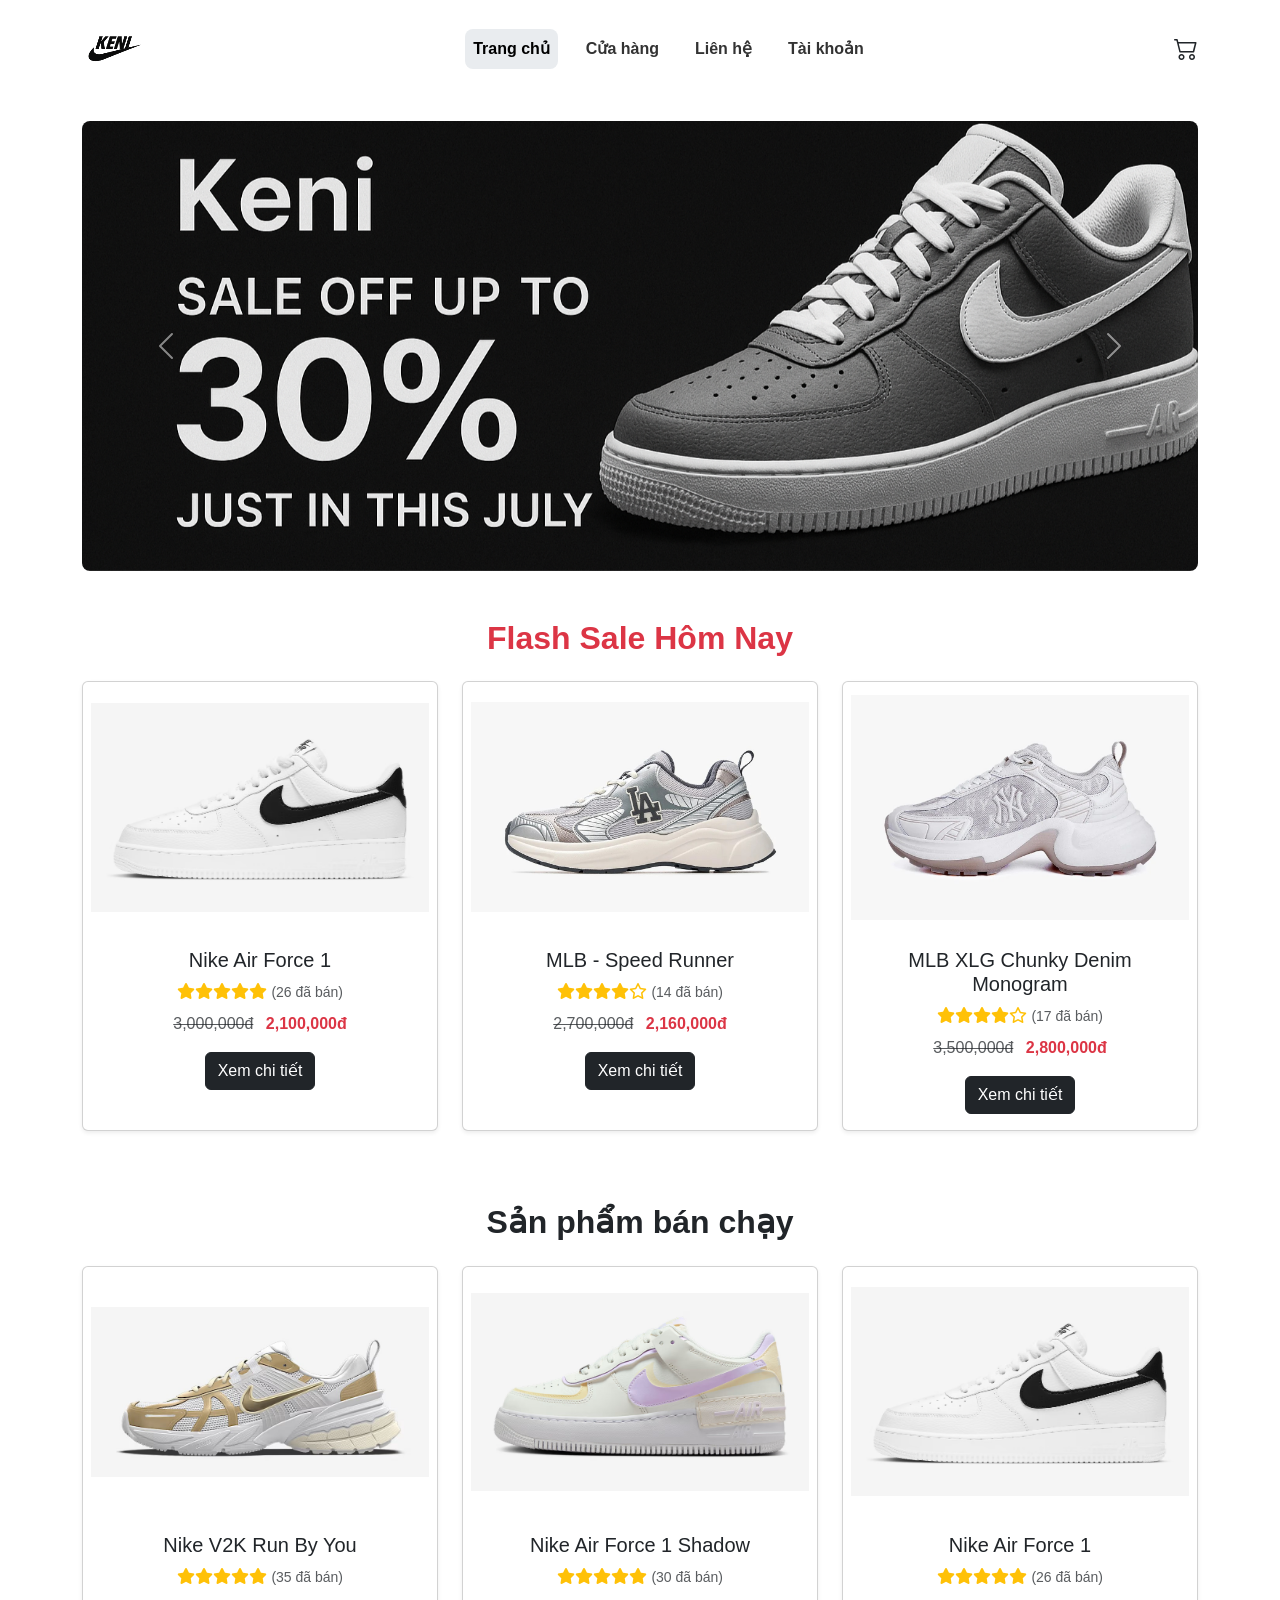
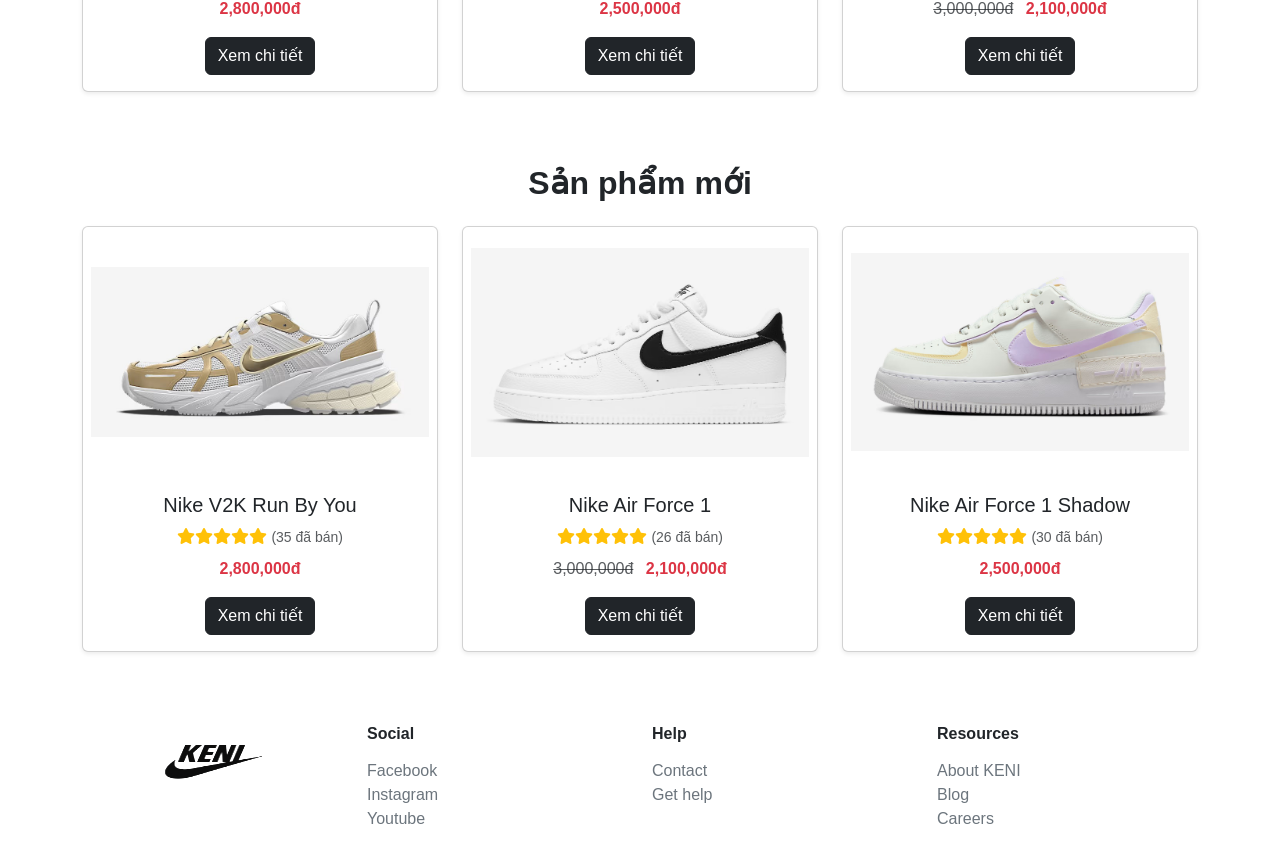
<file: index.html>
<!DOCTYPE html>
<html lang="vi" data-bs-theme="light">

<head>
  <meta charset="utf-8" />
  <meta name="viewport" content="width=device-width, initial-scale=1.0" />
  <title>KENI - Trang chủ</title>
  <link rel="stylesheet" href="assets/bootstrap/css/bootstrap.min.css" />
  <link rel="stylesheet" href="assets/css/bss-overrides.css" />
  <link rel="stylesheet" href="assets/css/animate.min.css" />
  <link rel="stylesheet" href="assets/css/Navbar-Centered-Links-icons.css" />
  <link rel="stylesheet" href="https://cdn.jsdelivr.net/npm/bootstrap@5.3.0/dist/css/bootstrap.min.css" />
  <link rel="stylesheet" href="https://cdnjs.cloudflare.com/ajax/libs/font-awesome/6.4.0/css/all.min.css" />
  <link rel="stylesheet" href="https://cdn.jsdelivr.net/npm/bootstrap-icons@1.10.5/font/bootstrap-icons.css" />
  <link rel="stylesheet" href="assets/css/css/giohang.css" />
</head>

<body>
  <!-- Header -->
  <div class="container" style="max-width: 1200px;">
    <nav class="navbar navbar-expand-md bg-white py-3">
      <div class="container">
        <a class="navbar-brand d-flex align-items-center" href="index.html">
          <img src="assets/img/Logo.png" style="height: 55px; width: 65px; filter: brightness(119%)" />
        </a>
        <button class="navbar-toggler" data-bs-toggle="collapse" data-bs-target="#navcol-1">
          <span class="navbar-toggler-icon"></span>
        </button>
        <div class="collapse navbar-collapse" id="navcol-1">
          <ul class="navbar-nav mx-auto">
            <li class="nav-item"><a class="nav-link active rounded-3" href="index.html" style="background: var(--bs-gray-200);"><strong>Trang chủ</strong></a></li>
            <li class="nav-item"><a class="nav-link" href="Cuahang.html"><strong>Cửa hàng</strong></a></li>
            <li class="nav-item"><a class="nav-link" href="Lienhe.html"><strong>Liên hệ</strong></a></li>
            <li class="nav-item"><a class="nav-link" href="Taikhoan.html"><strong>Tài khoản</strong></a></li>
          </ul>
          <a href="Giohang.html" class="position-relative">
            <i class="bi bi-cart2 fs-4 text-dark"></i>
            <span id="cart-count" class="position-absolute top-0 start-100 translate-middle badge rounded-pill bg-dark">0</span>
          </a>
        </div>
      </div>
    </nav>
  </div>

  <!-- Carousel Banner -->
  <div class="container my-4">
    <div id="mainCarousel" class="carousel slide" data-bs-ride="carousel">
      <div class="carousel-inner rounded-3">
        <div class="carousel-item active">
          <img src="assets/img/banner1.png" class="d-block w-100" style="height: 450px; object-fit: cover;" />
        </div>
        <div class="carousel-item">
          <img src="assets/img/banner2.png" class="d-block w-100" style="height: 450px; object-fit: cover;" />
        </div>
        <div class="carousel-item">
          <img src="assets/img/banner3.png" class="d-block w-100" style="height: 450px; object-fit: cover;" />
        </div>
      </div>
      <button class="carousel-control-prev" type="button" data-bs-target="#mainCarousel" data-bs-slide="prev">
        <span class="carousel-control-prev-icon"></span>
      </button>
      <button class="carousel-control-next" type="button" data-bs-target="#mainCarousel" data-bs-slide="next">
        <span class="carousel-control-next-icon"></span>
      </button>
    </div>
  </div>

  <!-- Flash Sale -->
  <div class="container my-5">
    <h2 class="text-center text-danger fw-bold mb-4">Flash Sale Hôm Nay</h2>
    <div class="row" id="flash-sale-products"></div>
  </div>

  <!-- Trending -->
  <div class="container my-5">
    <h2 class="text-center fw-bold mb-4">Sản phẩm bán chạy</h2>
    <div class="row" id="trending-products"></div>
  </div>

  <!-- New Arrivals -->
  <div class="container my-5">
    <h2 class="text-center fw-bold mb-4">Sản phẩm mới</h2>
    <div class="row" id="new-products"></div>
  </div>

  <!-- Footer -->
  <footer class="footer mt-5">
    <div class="container">
      <div class="row">
        <div class="col-md-3 text-center">
          <img src="assets/img/Logo.png" width="120" height="75" style="filter: brightness(145%)" alt="Logo Keni" />
        </div>
        <div class="col-md-3">
          <h6 class="fw-bold mb-3">Social</h6>
          <ul class="list-unstyled">
            <li><a class="text-decoration-none text-secondary" href="#">Facebook</a></li>
            <li><a class="text-decoration-none text-secondary" href="#">Instagram</a></li>
            <li><a class="text-decoration-none text-secondary" href="#">Youtube</a></li>
          </ul>
        </div>
        <div class="col-md-3">
          <h6 class="fw-bold mb-3">Help</h6>
          <ul class="list-unstyled">
            <li><a class="text-decoration-none text-secondary" href="Lienhe.html">Contact</a></li>
            <li><a class="text-decoration-none text-secondary" href="#">Get help</a></li>
          </ul>
        </div>
        <div class="col-md-3">
          <h6 class="fw-bold mb-3">Resources</h6>
          <ul class="list-unstyled">
            <li><a class="text-decoration-none text-secondary" href="#">About KENI</a></li>
            <li><a class="text-decoration-none text-secondary" href="#">Blog</a></li>
            <li><a class="text-decoration-none text-secondary" href="#">Careers</a></li>
          </ul>
        </div>
      </div>
    </div>
  </footer>

  <!-- Scripts -->
  <script src="assets/bootstrap/js/bootstrap.min.js"></script>
  <script src="assets/js/products.js"></script>
  <script src="assets/js/trangchu.js"></script>
  <script src="assets/js/cartCount.js"></script>
</body>

</html>
</file>
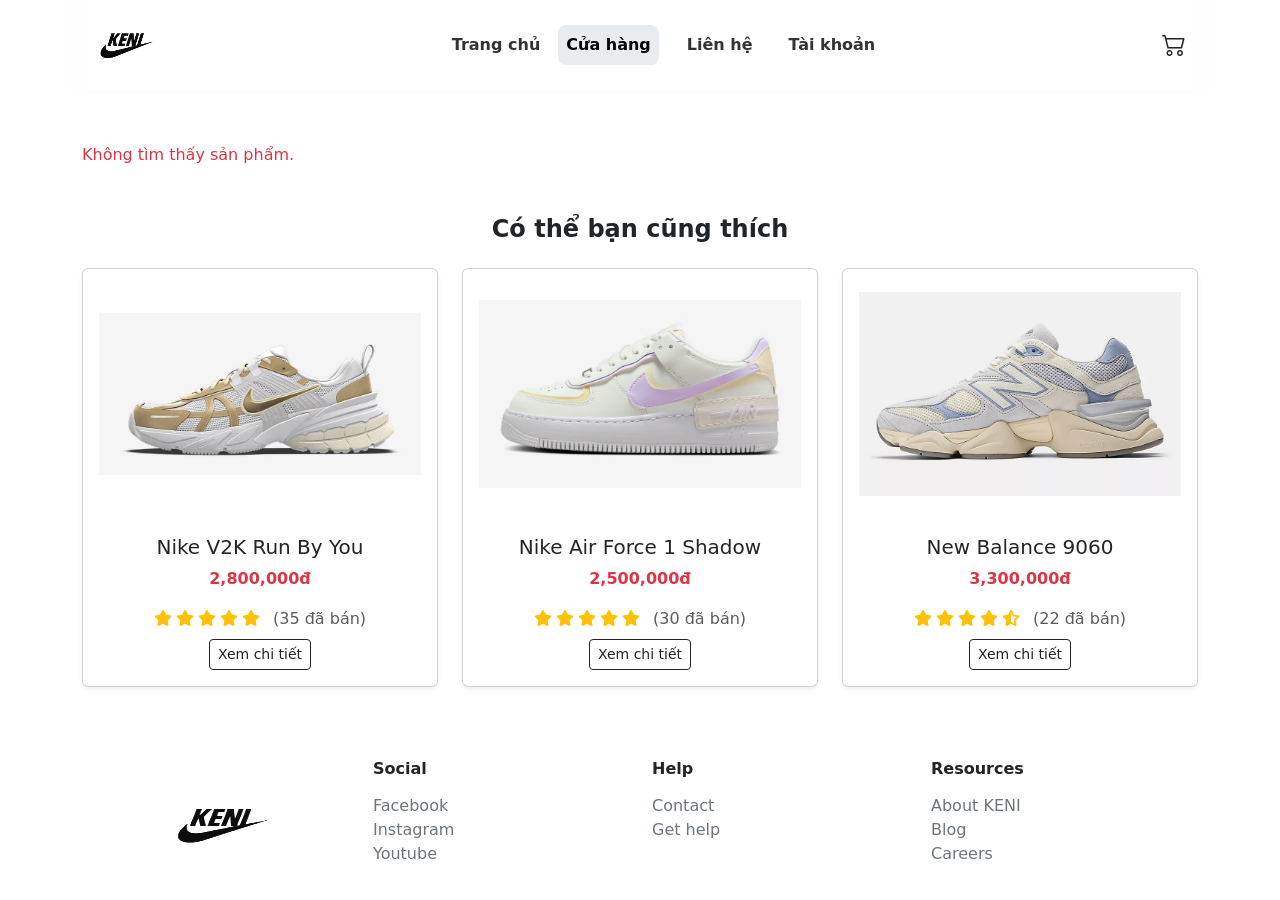
<file: Chitietsanpham.html>
<!DOCTYPE html>
<html data-bs-theme="light" lang="en">

<head>
  <meta charset="utf-8" />
  <meta name="viewport" content="width=device-width, initial-scale=1.0, shrink-to-fit=no" />
  <title>KENI</title>

  <!-- CSS giữ nguyên theo yêu cầu -->
  <link rel="stylesheet" href="assets/bootstrap/css/bootstrap.min.css" />
  <link rel="stylesheet" href="assets/css/bss-overrides.css" />
  <link rel="stylesheet" href="assets/css/animate.min.css" />
  <link rel="stylesheet" href="https://cdn.jsdelivr.net/npm/bootstrap@5.3.0/dist/css/bootstrap.min.css" />
  <link rel="stylesheet" href="https://cdnjs.cloudflare.com/ajax/libs/font-awesome/6.0.0-beta3/css/all.min.css" />
  <link rel="stylesheet" href="https://cdn.jsdelivr.net/npm/bootstrap-icons@1.10.5/font/bootstrap-icons.css" />
  <link rel="stylesheet" href="https://cdnjs.cloudflare.com/ajax/libs/font-awesome/6.4.0/css/all.min.css" />
  <link rel="stylesheet" href="assets/css/css/giohang.css" />
  <link rel="stylesheet" href="assets/css/bootstrap/css/bootstrap.min.css" />
  <link rel="stylesheet" href="assets/css/css/bss-overrides.css" />
  <link rel="stylesheet" href="assets/css/css/animate.min.css" />
  <link rel="stylesheet" href="assets/css/css/Navbar-Centered-Links-icons.css" />
</head>

<body>
  <!-- Toast Container -->
  <div id="toast-container" class="position-fixed top-0 end-0 p-3" style="z-index: 1055;"></div>
  <!-- HEADER -->
  <div class="container" style="width: 1200px; margin-bottom: 5px; height: 95px; background: #fffefe;">
    <nav class="navbar navbar-expand-md bg-body py-3" style="background: #ffffff; height: 90px;">
      <div class="container">
        <a class="navbar-brand d-flex align-items-center" href="index.html">
          <img data-bss-hover-animate="pulse" src="assets/img/Logo.png" width="50" height="40"
            style="height: 55px; background: var(--bs-light); width: 65px; filter: brightness(119%);" />
        </a>
        <button data-bs-toggle="collapse" class="navbar-toggler" data-bs-target="#navcol-1">
          <span class="visually-hidden">Toggle navigation</span>
          <span class="navbar-toggler-icon"></span>
        </button>
        <div class="collapse navbar-collapse" id="navcol-1">
          <ul class="navbar-nav mx-auto">
            <li class="nav-item"><a class="nav-link" data-bss-hover-animate="pulse" href="index.html"
                style="background: #ffffff; margin: 0px; border-radius: 10px;"><strong>Trang chủ</strong></a></li>
            <li class="nav-item"><a class="nav-link active rounded-3" data-bss-hover-animate="pulse"
                href="Cuahang.html" style="background: var(--bs-gray-200);"><strong>Cửa hàng</strong></a></li>
            <li class="nav-item"><a class="nav-link" data-bss-hover-animate="pulse" href="Lienhe.html"
                style="background: var(--bs-white); border-radius: 10px;"><strong>Liên hệ</strong></a></li>
            <li class="nav-item"><a class="nav-link" data-bss-hover-animate="pulse" href="Taikhoan.html"><strong>Tài
                  khoản</strong></a></li>
          </ul>
          <a href="Giohang.html" class="position-relative">
            <i class="bi bi-cart2 fs-4 text-dark"></i>
            <span id="cart-count" class="position-absolute top-0 start-100 translate-middle badge rounded-pill bg-dark">0</span>
          </a>
        </div>
      </div>
    </nav>
  </div>

  <!-- CHI TIẾT SẢN PHẨM -->
  <div class="container my-5" id="product-detail">
    <div class="row">
      <div class="col-md-6">
        <img id="product-image" src="" class="img-fluid rounded border" alt="Sản phẩm" />
      </div>
      <div class="col-md-6">
        <h2 id="product-name" class="fw-bold"></h2>

        <div id="product-rating" class="mb-2"></div>

        <p id="product-price" class="text-danger fs-4 fw-bold"></p>

        <p id="product-description" class="text-muted"></p>

        <div class="mb-3">
          <label for="size-select" class="form-label">Chọn size:</label>
          <select id="size-select" class="form-select w-50"></select>
        </div>

        <div class="mb-3">
          <label for="quantity" class="form-label">Số lượng:</label>
          <input type="number" id="quantity" class="form-control w-25" min="1" value="1" />
        </div>

        <button id="add-to-cart-btn" class="btn btn-dark">
          <i class="fas fa-cart-plus me-2"></i>Thêm vào giỏ
        </button>
      </div>
    </div>
  </div>
  <!-- Gợi ý sản phẩm -->
  <div class="container my-5">
    <h4 class="text-center fw-bold mb-4">Có thể bạn cũng thích</h4>
    <div class="row" id="suggested-products"></div>
  </div>

  <!-- FOOTER -->
  <div class="container" style="margin-top: 0px;">
    <footer class="footer" style="margin-top: 5px;">
      <div class="container">
        <div class="row">
          <div class="col align-content-center">
            <a class="navbar-brand d-flex justify-content-center align-items-center" href="index.html">
              <img class="d-flex" src="assets/img/Logo.png" width="120" height="75"
                style="width: 110px; height: 75px; opacity: 1; filter: blur(0px) brightness(145%); margin: 9px 0px 0px 50px; margin-left: 0px; margin-top: 10px;"
                alt="Logo Keni" />
            </a>
          </div>
          <div class="col-md-3 mb-4 mb-md-0">
            <h6 class="fw-bold mb-3">Social</h6>
            <ul class="list-unstyled">
              <li><a class="text-decoration-none text-secondary" href="#">Facebook</a></li>
              <li><a class="text-decoration-none text-secondary" href="#">Instagram</a></li>
              <li><a class="text-decoration-none text-secondary" href="#">Youtube</a></li>
            </ul>
          </div>
          <div class="col-md-3 mb-4 mb-md-0">
            <h6 class="fw-bold mb-3">Help</h6>
            <ul class="list-unstyled">
              <li><a class="text-decoration-none text-secondary" href="#">Contact</a></li>
              <li><a class="text-decoration-none text-secondary" href="#">Get help</a></li>
            </ul>
          </div>
          <div class="col-md-3">
            <h6 class="fw-bold mb-3">Resources</h6>
            <ul class="list-unstyled">
              <li><a class="text-decoration-none text-secondary" href="#">About KENI</a></li>
              <li><a class="text-decoration-none text-secondary" href="#">Blog</a></li>
              <li><a class="text-decoration-none text-secondary" href="#">Careers</a></li>
            </ul>
          </div>
        </div>
      </div>
    </footer>
  </div>

  <!-- SCRIPT -->
  <script src="assets/bootstrap/js/bootstrap.min.js"></script>
  <script src="assets/js/bs-init.js"></script>
  <script src="https://cdn.jsdelivr.net/npm/@popperjs/core@2.11.7/dist/umd/popper.min.js"></script>
  <script src="https://cdn.jsdelivr.net/npm/bootstrap@5.3.0/dist/js/bootstrap.min.js"></script>

  <!-- Dữ liệu và script -->
  <script src="assets/js/products.js"></script>
  <script src="assets/js/chitietsanpham.js"></script>
  <script src="assets/js/giohang.js"></script>
  <script src="assets/js/cartCount.js"></script>
  <script src="assets/js/toast.js"></script>
</body>

</html>
</file>
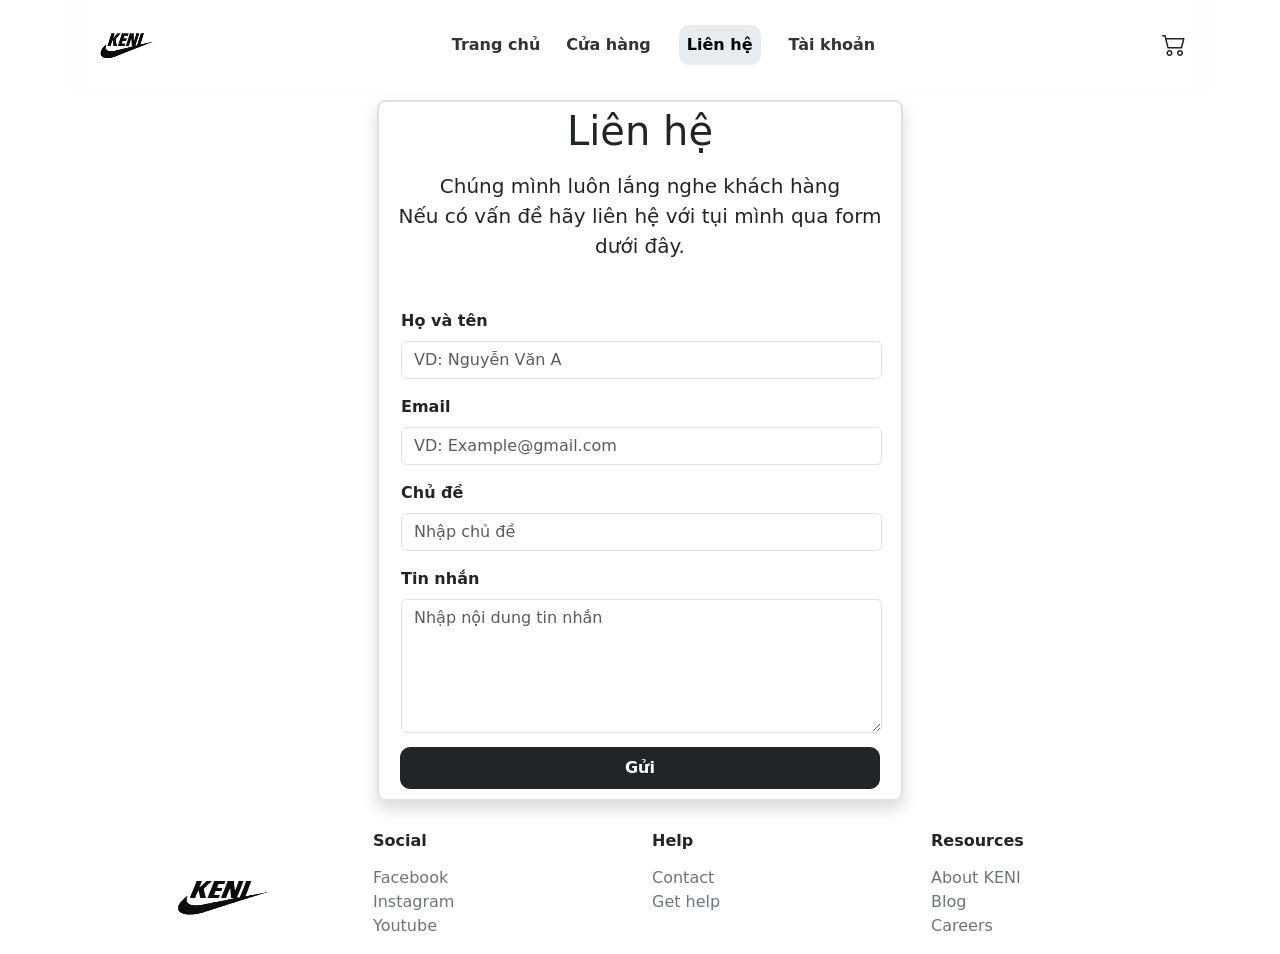
<file: Lienhe.html>
<!DOCTYPE html>
<html data-bs-theme="light" lang="vi">

<head>
    <meta charset="utf-8">
    <meta name="viewport" content="width=device-width, initial-scale=1.0, shrink-to-fit=no">
    <title>Liên hệ</title>
    <link rel="stylesheet" href="assets/bootstrap/css/bootstrap.min.css">
    <link rel="stylesheet" href="assets/css/bss-overrides.css">
    <link rel="stylesheet" href="assets/css/animate.min.css">
    <link rel="stylesheet" href="assets/css/Navbar-Centered-Links-icons.css">
    <link rel="stylesheet" href="https://cdn.jsdelivr.net/npm/bootstrap@5.3.0/dist/css/bootstrap.min.css">
    <link rel="stylesheet" href="https://cdnjs.cloudflare.com/ajax/libs/font-awesome/6.0.0-beta3/css/all.min.css">
    <link rel="stylesheet" href="https://cdn.jsdelivr.net/npm/bootstrap-icons@1.10.5/font/bootstrap-icons.css">
    <link rel="stylesheet" href="https://cdnjs.cloudflare.com/ajax/libs/font-awesome/6.4.0/css/all.min.css">
    <link rel="stylesheet" href="assets/css/css/giohang.css">
    <link rel="stylesheet" href="assets/css/bootstrap/css/bootstrap.min.css">
    <link rel="stylesheet" href="assets/css/css/bss-overrides.css">
    <link rel="stylesheet" href="assets/css/css/animate.min.css">
    <link rel="stylesheet" href="assets/css/css/Navbar-Centered-Links-icons.css">
</head>

<body>
    <div class="container" style="width: 1200px;margin-bottom: 5px;height: 95px;background: #fffefe;">
        <nav class="navbar navbar-expand-md bg-body py-3" style="background: #ffffff;height: 90px;margin-top: 0px;">
            <div class="container"><a class="navbar-brand d-flex align-items-center" href="index.html"><img data-bss-hover-animate="pulse" src="assets/img/Logo.png" width="50" height="40" style="height: 55px;background: var(--bs-light);width: 65px;filter: brightness(119%);"></a><button data-bs-toggle="collapse" class="navbar-toggler" data-bs-target="#navcol-1"><span class="visually-hidden">Toggle navigation</span><span class="navbar-toggler-icon"></span></button>
                <div class="collapse navbar-collapse" id="navcol-1">
                    <ul class="navbar-nav mx-auto">
                        <li class="nav-item"><a class="nav-link" data-bss-hover-animate="pulse" href="index.html" style="background: #ffffff;margin: 0px;border-radius: 10px;"><strong>Trang chủ</strong></a></li>
                        <li class="nav-item"><a class="nav-link rounded-3" data-bss-hover-animate="pulse" href="Cuahang.html" style="background: var(--bs-white);"><strong>Cửa hàng</strong></a></li>
                        <li class="nav-item"><a class="nav-link active" data-bss-hover-animate="pulse" href="Lienhe.html" style="background: var(--bs-gray-200);border-radius: 10px;"><strong>Liên hệ</strong></a></li>
                        <li class="nav-item"><a class="nav-link" data-bss-hover-animate="pulse" href="Taikhoan.html"><strong>Tài khoản</strong></a></li>
                    </ul>
                    <a href="Giohang.html" class="position-relative">
                        <i class="bi bi-cart2 fs-4 text-dark"></i>
                        <span id="cart-count" class="position-absolute top-0 start-100 translate-middle badge rounded-pill bg-dark">0</span>
                    </a>
                </div>
            </div>
        </nav>
    </div>
    <div class="container" style="margin-bottom: 30px;width: 550px;text-align: center;background: #ffffff;">
        <section class="text-center contact-section" style="background: #ffffff;">
            <div class="container border rounded-3 border-2 shadow">
                <h1 class="mb-3" style="margin-top: 5px;">Liên hệ</h1>
                <p class="lead mb-5">Chúng mình luôn lắng nghe khách hàng<br>Nếu có vấn đề hãy liên hệ với tụi mình qua form dưới đây.</p>
                <div class="contact-form-container">
                    <form style="background: #ffffff;text-align: center;">
                        <div class="text-start mb-3"><label class="form-label" for="fullName" style="margin-left: 10px;"><strong>Họ và tên</strong></label><input class="form-control form-control" type="text" id="fullName" placeholder="VD: Nguyễn Văn A" style="width: 480.8px;text-align: left;margin-left: 10px;"></div>
                        <div class="text-start mb-3"><label class="form-label" for="email" style="margin-left: 10px;"><strong>Email</strong></label><input class="form-control form-control" type="email" id="email" placeholder="VD: Example@gmail.com" style="width: 480.8px;margin-left: 10px;"></div>
                        <div class="text-start mb-3"><label class="form-label" for="subject" style="margin-left: 10px;"><strong>Chủ đề</strong></label><input class="form-control form-control" type="text" id="subject" placeholder="Nhập chủ đề" style="width: 480.8px;margin-left: 10px;"></div>
                        <div class="text-start mb-4"><label class="form-label" for="message" style="margin-left: 10px;"><strong>Tin nhắn</strong></label><textarea class="form-control form-control" id="message" placeholder="Nhập nội dung tin nhắn" rows="5" style="width: 480.8px;margin-left: 10px;"></textarea></div><button class="btn btn-dark py-2" data-bss-hover-animate="pulse" type="submit" style="border-radius: 10px;border-width: 0.8px;margin-bottom: 10px;margin-top: -10px;width: 480.1px;"><strong>Gửi</strong></button>
                    </form>
                </div>
            </div>
        </section>
    </div>
    <div class="container" style="margin-top: 0px;">
        <footer class="footer" style="margin-top: 5px;">
            <div class="container">
                <div class="row">
                    <div class="col align-content-center"><a class="navbar-brand d-flex justify-content-center align-items-center" href="index.html"><img class="d-flex" src="assets/img/Logo.png" width="120" height="75" style="width: 110px;height: 75px;opacity: 1;filter: blur(0px) brightness(145%);margin: 9px 0px 0px 50px;margin-left: 0px;margin-top: 10px;" alt="Logo Keni"></a></div>
                    <div class="col-md-3 mb-4 mb-md-0" style="margin-top: 0px;">
                        <h6 class="fw-bold mb-3">Social</h6>
                        <ul class="list-unstyled">
                            <li><a class="text-decoration-none text-secondary" href="#">Facebook</a></li>
                            <li><a class="text-decoration-none text-secondary" href="#">Instagram</a></li>
                            <li><a class="text-decoration-none text-secondary" href="#">Youtube</a></li>
                        </ul>
                    </div>
                    <div class="col-md-3 mb-4 mb-md-0">
                        <h6 class="fw-bold mb-3">Help</h6>
                        <ul class="list-unstyled">
                            <li><a class="text-decoration-none text-secondary" href="#">Contact</a></li>
                            <li><a class="text-decoration-none text-secondary" href="#">Get help</a></li>
                        </ul>
                    </div>
                    <div class="col-md-3">
                        <h6 class="fw-bold mb-3">Resources</h6>
                        <ul class="list-unstyled">
                            <li><a class="text-decoration-none text-secondary" href="#">About KENI</a></li>
                            <li><a class="text-decoration-none text-secondary" href="#">Blog</a></li>
                            <li><a class="text-decoration-none text-secondary" href="#">Careers</a></li>
                        </ul>
                    </div>
                </div>
            </div>
        </footer>
    </div>
    <script src="assets/bootstrap/js/bootstrap.min.js"></script>
    <script src="assets/js/bs-init.js"></script>
    <script src="https://cdn.jsdelivr.net/npm/@popperjs/core@2.11.7/dist/umd/popper.min.js"></script>
    <script src="https://cdn.jsdelivr.net/npm/bootstrap@5.3.0/dist/js/bootstrap.min.js"></script>
    <script src="assets/js/products.js"></script>
    <script src="assets/js/cartCount.js"></script>
    <script src="assets/js/giohang.js"></script>
</body>

</html>
</file>
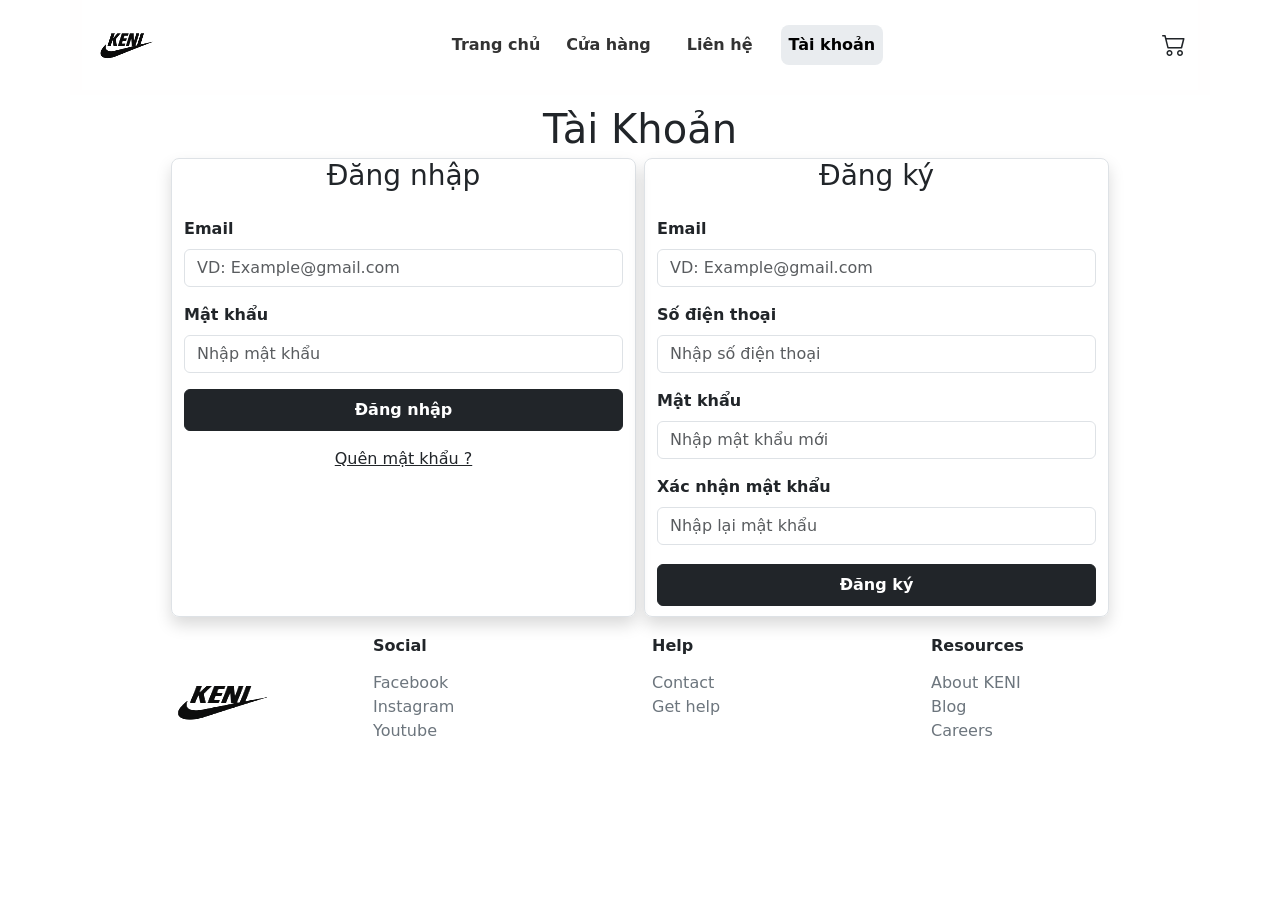
<file: Taikhoan.html>
<!DOCTYPE html>
<html data-bs-theme="light" lang="vi">

<head>
    <meta charset="utf-8">
    <meta name="viewport" content="width=device-width, initial-scale=1.0, shrink-to-fit=no">
    <title>Đăng nhập &amp; Đăng ký</title>
    <link rel="stylesheet" href="assets/bootstrap/css/bootstrap.min.css">
    <link rel="stylesheet" href="assets/css/bss-overrides.css">
    <link rel="stylesheet" href="assets/css/animate.min.css">
    <link rel="stylesheet" href="assets/css/Navbar-Centered-Links-icons.css">
    <link rel="stylesheet" href="https://cdn.jsdelivr.net/npm/bootstrap@5.3.0/dist/css/bootstrap.min.css">
    <link rel="stylesheet" href="https://cdnjs.cloudflare.com/ajax/libs/font-awesome/6.0.0-beta3/css/all.min.css">
    <link rel="stylesheet" href="https://cdn.jsdelivr.net/npm/bootstrap-icons@1.10.5/font/bootstrap-icons.css">
    <link rel="stylesheet" href="https://cdnjs.cloudflare.com/ajax/libs/font-awesome/6.4.0/css/all.min.css">
    <link rel="stylesheet" href="assets/css/css/giohang.css">
    <link rel="stylesheet" href="assets/css/bootstrap/css/bootstrap.min.css">
    <link rel="stylesheet" href="assets/css/css/bss-overrides.css">
    <link rel="stylesheet" href="assets/css/css/animate.min.css">
    <link rel="stylesheet" href="assets/css/css/Navbar-Centered-Links-icons.css">
</head>

<body>
    <div class="container" style="width: 1200px;margin-bottom: 5px;height: 95px;background: #fffefe;">
        <nav class="navbar navbar-expand-md bg-body py-3" style="background: #ffffff;height: 90px;margin-top: 0px;">
            <div class="container"><a class="navbar-brand d-flex align-items-center" href="index.html"><img data-bss-hover-animate="pulse" src="assets/img/Logo.png" width="50" height="40" style="height: 55px;background: var(--bs-light);width: 65px;filter: brightness(119%);"></a><button data-bs-toggle="collapse" class="navbar-toggler" data-bs-target="#navcol-1"><span class="visually-hidden">Toggle navigation</span><span class="navbar-toggler-icon"></span></button>
                <div class="collapse navbar-collapse" id="navcol-1">
                    <ul class="navbar-nav mx-auto">
                        <li class="nav-item"><a class="nav-link" data-bss-hover-animate="pulse" href="index.html" style="background: var(--bs-white);margin: 0px;border-radius: 10px;"><strong>Trang chủ</strong></a></li>
                        <li class="nav-item"><a class="nav-link rounded-3" data-bss-hover-animate="pulse" href="Cuahang.html" style="background: var(--bs-white);"><strong>Cửa hàng</strong></a></li>
                        <li class="nav-item"><a class="nav-link" data-bss-hover-animate="pulse" href="Lienhe.html" style="background: var(--bs-white);border-radius: 10px;"><strong>Liên hệ</strong></a></li>
                        <li class="nav-item"><a class="nav-link active rounded-3" data-bss-hover-animate="pulse" href="Taikhoan.html" style="background: var(--bs-gray-200);"><strong>Tài khoản</strong></a></li>
                    </ul>
                    <a href="Giohang.html" class="position-relative">
                        <i class="bi bi-cart2 fs-4 text-dark"></i>
                        <span id="cart-count" class="position-absolute top-0 start-100 translate-middle badge rounded-pill bg-dark">0</span>
                    </a>
                </div>
            </div>
        </nav>
    </div>
    <div class="container" style="margin-top: 10px;margin-bottom: 10px;">
        <section class="auth-section">
            <div class="container" style="text-align: center;">
                <h1 class="mb-3" style="margin-top: 5px;">Tài Khoản</h1>
                <div class="row justify-content-center g-4" style="margin-top: -15px;margin-bottom: 15px;">
                    <div class="col-md-6 col-lg-5 border rounded-3 border-1 shadow m-1">
                        <div class="auth-form-container">
                            <h2 class="text-center mb-4" style="font-size: 28px;">Đăng nhập</h2>
                            <form>
                                <div class="text-start mb-3"><label class="form-label fw-bold" for="loginEmail">Email</label><input class="form-control form-control" type="email" id="loginEmail" placeholder="VD: Example@gmail.com"></div>
                                <div class="text-start mb-3"><label class="form-label fw-bold" for="loginPassword">Mật khẩu</label><input class="form-control form-control" type="password" id="loginPassword" placeholder="Nhập mật khẩu"></div>
                                <div class="d-grid mb-3"><button class="btn btn-dark py-2" type="submit"><strong>Đăng nhập</strong></button></div>
                                <div class="text-center" style="text-decoration: underline;margin-bottom: 0px;"><a class="text-decoration-none text-dark" href="#" style="text-decoration: underline;background: #ffffff;margin-bottom: 0px;">Quên mật khẩu ?</a></div>
                            </form>
                        </div>
                    </div>
                    <div class="col-md-6 col-lg-5 border rounded-3 border-1 shadow m-1">
                        <div class="auth-form-container">
                            <h2 class="text-center mb-4" style="font-size: 28px;">Đăng ký</h2>
                            <form>
                                <div class="text-start mb-3"><label class="form-label fw-bold" for="registerEmail">Email</label><input class="form-control form-control" type="email" id="registerEmail" placeholder="VD: Example@gmail.com"></div>
                                <div class="text-start mb-3"><label class="form-label fw-bold" for="registerPhone">Số điện thoại</label><input class="form-control form-control" type="tel" id="registerPhone" placeholder="Nhập số điện thoại"></div>
                                <div class="text-start mb-3"><label class="form-label fw-bold" for="registerPassword">Mật khẩu</label><input class="form-control form-control" type="password" id="registerPassword" placeholder="Nhập mật khẩu mới"></div>
                                <div class="text-start mb-4"><label class="form-label fw-bold" for="confirmPassword">Xác nhận mật khẩu</label><input class="form-control form-control" type="password" id="confirmPassword" placeholder="Nhập lại mật khẩu"></div>
                                <div class="d-grid"><button class="btn btn-dark py-2" type="submit" style="margin-top: -5px;margin-bottom: 10px;"><strong>Đăng ký</strong></button></div>
                            </form>
                        </div>
                    </div>
                </div>
            </div>
        </section>
    </div>
    <div class="container" style="margin-top: 0px;">
        <footer class="footer" style="margin-top: 5px;">
            <div class="container">
                <div class="row">
                    <div class="col align-content-center"><a class="navbar-brand d-flex justify-content-center align-items-center" href="index.html"><img class="d-flex" src="assets/img/Logo.png" width="120" height="75" style="width: 110px;height: 75px;opacity: 1;filter: blur(0px) brightness(145%);margin: 9px 0px 0px 50px;margin-left: 0px;margin-top: 10px;" alt="Logo Keni"></a></div>
                    <div class="col-md-3 mb-4 mb-md-0" style="margin-top: 0px;">
                        <h6 class="fw-bold mb-3">Social</h6>
                        <ul class="list-unstyled">
                            <li><a class="text-decoration-none text-secondary" href="#">Facebook</a></li>
                            <li><a class="text-decoration-none text-secondary" href="#">Instagram</a></li>
                            <li><a class="text-decoration-none text-secondary" href="#">Youtube</a></li>
                        </ul>
                    </div>
                    <div class="col-md-3 mb-4 mb-md-0">
                        <h6 class="fw-bold mb-3">Help</h6>
                        <ul class="list-unstyled">
                            <li><a class="text-decoration-none text-secondary" href="#">Contact</a></li>
                            <li><a class="text-decoration-none text-secondary" href="#">Get help</a></li>
                        </ul>
                    </div>
                    <div class="col-md-3">
                        <h6 class="fw-bold mb-3">Resources</h6>
                        <ul class="list-unstyled">
                            <li><a class="text-decoration-none text-secondary" href="#">About KENI</a></li>
                            <li><a class="text-decoration-none text-secondary" href="#">Blog</a></li>
                            <li><a class="text-decoration-none text-secondary" href="#">Careers</a></li>
                        </ul>
                    </div>
                </div>
            </div>
        </footer>
    </div>
    <script src="assets/bootstrap/js/bootstrap.min.js"></script>
    <script src="assets/js/bs-init.js"></script>
    <script src="https://cdn.jsdelivr.net/npm/@popperjs/core@2.11.7/dist/umd/popper.min.js"></script>
    <script src="https://cdn.jsdelivr.net/npm/bootstrap@5.3.0/dist/js/bootstrap.min.js"></script>
    <script src="assets/js/products.js"></script>
    <script src="assets/js/cartCount.js"></script>
    <script src="assets/js/giohang.js"></script>
</body>

</html>
</file>
<file: assets/css/bss-overrides.css>
:root, [data-bs-theme=light] {
  --bs-primary: #030303;
  --bs-primary-rgb: 3,3,3;
  --bs-primary-text-emphasis: #010101;
  --bs-primary-bg-subtle: #CDCDCD;
  --bs-primary-border-subtle: #9A9A9A;
}

.btn-primary {
  --bs-btn-color: #fff;
  --bs-btn-bg: #030303;
  --bs-btn-border-color: #030303;
  --bs-btn-hover-color: #fff;
  --bs-btn-hover-bg: #030303;
  --bs-btn-hover-border-color: #020202;
  --bs-btn-focus-shadow-rgb: 217,217,217;
  --bs-btn-active-color: #fff;
  --bs-btn-active-bg: #020202;
  --bs-btn-active-border-color: #020202;
  --bs-btn-disabled-color: #fff;
  --bs-btn-disabled-bg: #030303;
  --bs-btn-disabled-border-color: #030303;
}

.btn-outline-primary {
  --bs-btn-color: #030303;
  --bs-btn-border-color: #030303;
  --bs-btn-focus-shadow-rgb: 3,3,3;
  --bs-btn-hover-color: #fff;
  --bs-btn-hover-bg: #030303;
  --bs-btn-hover-border-color: #030303;
  --bs-btn-active-color: #fff;
  --bs-btn-active-bg: #030303;
  --bs-btn-active-border-color: #030303;
  --bs-btn-disabled-color: #030303;
  --bs-btn-disabled-bg: transparent;
  --bs-btn-disabled-border-color: #030303;
}
</file>
<file: assets/css/Navbar-Centered-Links-icons.css>
.bs-icon {
  --bs-icon-size: .75rem;
  display: flex;
  flex-shrink: 0;
  justify-content: center;
  align-items: center;
  font-size: var(--bs-icon-size);
  width: calc(var(--bs-icon-size) * 2);
  height: calc(var(--bs-icon-size) * 2);
  color: var(--bs-primary);
}

.bs-icon-xs {
  --bs-icon-size: 1rem;
  width: calc(var(--bs-icon-size) * 1.5);
  height: calc(var(--bs-icon-size) * 1.5);
}

.bs-icon-sm {
  --bs-icon-size: 1rem;
}

.bs-icon-md {
  --bs-icon-size: 1.5rem;
}

.bs-icon-lg {
  --bs-icon-size: 2rem;
}

.bs-icon-xl {
  --bs-icon-size: 2.5rem;
}

.bs-icon.bs-icon-primary {
  color: var(--bs-white);
  background: var(--bs-primary);
}

.bs-icon.bs-icon-primary-light {
  color: var(--bs-primary);
  background: rgba(var(--bs-primary-rgb), .2);
}

.bs-icon.bs-icon-semi-white {
  color: var(--bs-primary);
  background: rgba(255, 255, 255, .5);
}

.bs-icon.bs-icon-rounded {
  border-radius: .5rem;
}

.bs-icon.bs-icon-circle {
  border-radius: 50%;
}
</file>
<file: assets/css/css/giohang.css>
body {
  font-family: 'Segoe UI', sans-serif;
  background-color: #ffffff;
}

.navbar .nav-link {
  color: #333;
  margin: 0 10px;
}

.navbar .nav-link:hover {
  color: #000;
  text-decoration: underline;
}

footer a {
  text-decoration: none;
  color: #555;
}

footer a:hover {
  text-decoration: underline;
}

.table td, .table th {
  vertical-align: middle;
}

input.quantity {
  width: 50px;
}
</file>
<file: assets/css/css/bss-overrides.css>
:root, [data-bs-theme=light] {
  --bs-primary: #030303;
  --bs-primary-rgb: 3,3,3;
  --bs-primary-text-emphasis: #010101;
  --bs-primary-bg-subtle: #CDCDCD;
  --bs-primary-border-subtle: #9A9A9A;
}

.btn-primary {
  --bs-btn-color: #fff;
  --bs-btn-bg: #030303;
  --bs-btn-border-color: #030303;
  --bs-btn-hover-color: #fff;
  --bs-btn-hover-bg: #030303;
  --bs-btn-hover-border-color: #020202;
  --bs-btn-focus-shadow-rgb: 217,217,217;
  --bs-btn-active-color: #fff;
  --bs-btn-active-bg: #020202;
  --bs-btn-active-border-color: #020202;
  --bs-btn-disabled-color: #fff;
  --bs-btn-disabled-bg: #030303;
  --bs-btn-disabled-border-color: #030303;
}

.btn-outline-primary {
  --bs-btn-color: #030303;
  --bs-btn-border-color: #030303;
  --bs-btn-focus-shadow-rgb: 3,3,3;
  --bs-btn-hover-color: #fff;
  --bs-btn-hover-bg: #030303;
  --bs-btn-hover-border-color: #030303;
  --bs-btn-active-color: #fff;
  --bs-btn-active-bg: #030303;
  --bs-btn-active-border-color: #030303;
  --bs-btn-disabled-color: #030303;
  --bs-btn-disabled-bg: transparent;
  --bs-btn-disabled-border-color: #030303;
}
</file>
<file: assets/css/css/Navbar-Centered-Links-icons.css>
.bs-icon {
  --bs-icon-size: .75rem;
  display: flex;
  flex-shrink: 0;
  justify-content: center;
  align-items: center;
  font-size: var(--bs-icon-size);
  width: calc(var(--bs-icon-size) * 2);
  height: calc(var(--bs-icon-size) * 2);
  color: var(--bs-primary);
}

.bs-icon-xs {
  --bs-icon-size: 1rem;
  width: calc(var(--bs-icon-size) * 1.5);
  height: calc(var(--bs-icon-size) * 1.5);
}

.bs-icon-sm {
  --bs-icon-size: 1rem;
}

.bs-icon-md {
  --bs-icon-size: 1.5rem;
}

.bs-icon-lg {
  --bs-icon-size: 2rem;
}

.bs-icon-xl {
  --bs-icon-size: 2.5rem;
}

.bs-icon.bs-icon-primary {
  color: var(--bs-white);
  background: var(--bs-primary);
}

.bs-icon.bs-icon-primary-light {
  color: var(--bs-primary);
  background: rgba(var(--bs-primary-rgb), .2);
}

.bs-icon.bs-icon-semi-white {
  color: var(--bs-primary);
  background: rgba(255, 255, 255, .5);
}

.bs-icon.bs-icon-rounded {
  border-radius: .5rem;
}

.bs-icon.bs-icon-circle {
  border-radius: 50%;
}
</file>
